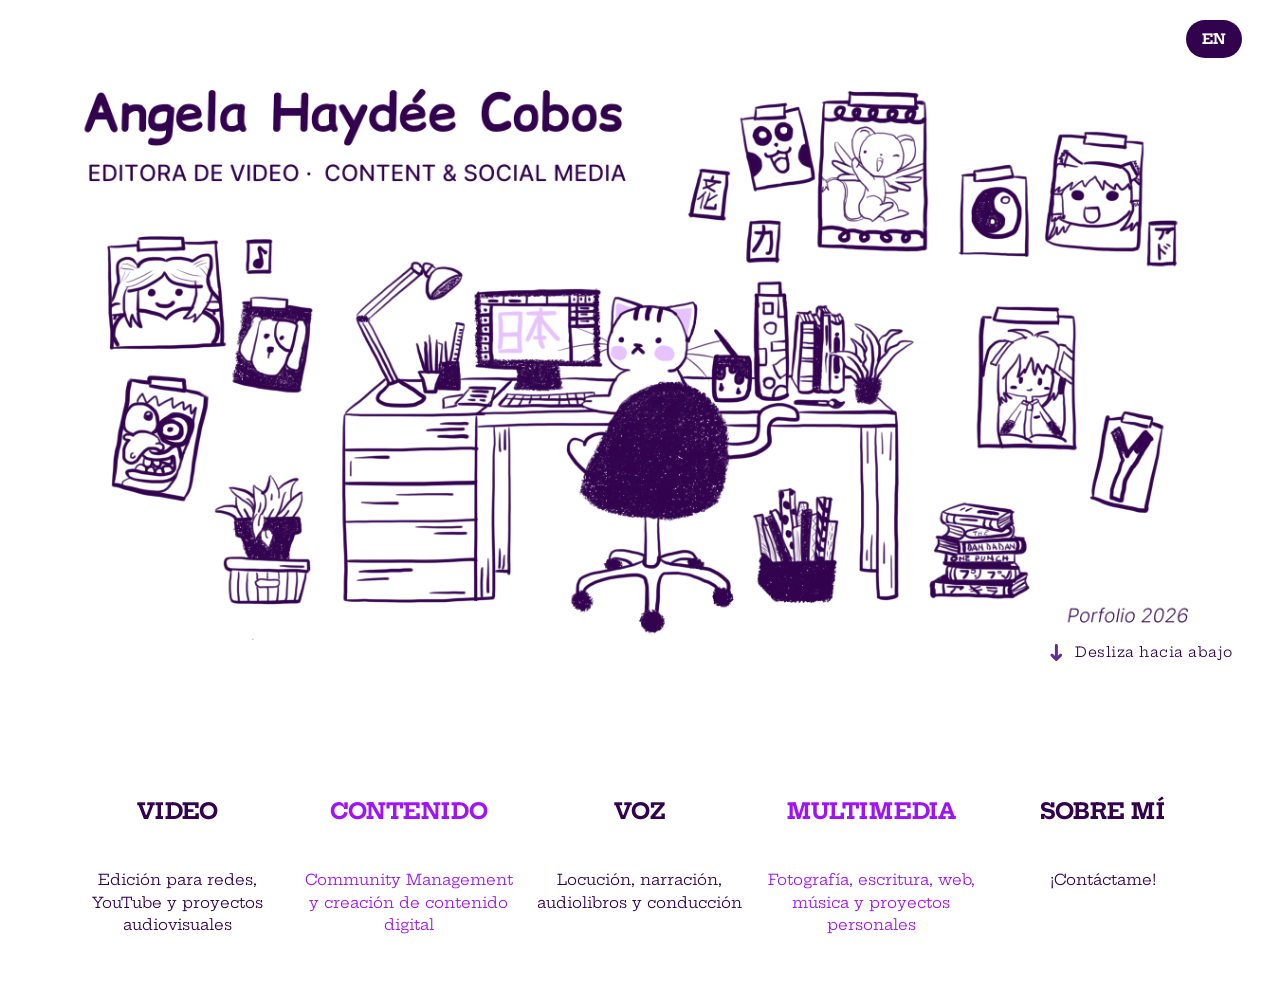
<file: index.html>
<!DOCTYPE html>
<html lang="es">

<head>
    <meta charset="UTF-8">
    <meta name="viewport" content="width=device-width, initial-scale=1.0">

    <!-- Fuente -->
    <link rel="preconnect" href="https://fonts.googleapis.com">
    <link rel="preconnect" href="https://fonts.gstatic.com" crossorigin>
    <link href="https://fonts.googleapis.com/css2?family=Hepta+Slab:wght@1..900&display=swap" rel="stylesheet">

    <!-- CSS -->
    <link rel="stylesheet" href="pages/style.css">

    <title>Portfolio</title>
</head>

<body>

    <!-- PORTADA -->
    <button class="lang-toggle lang-toggle-index" type="button">EN</button>

    <div class="portada-contenedor">
        <img src="image/porfolio.png" alt="Portada de mi portfolio" data-alt-en="Cover of my portfolio" class="portada">

        <div class="scroll-indicador">
        <img src="image/pagina-index-flecha.png" alt="">
        <span data-en="Scroll down">Desliza hacia abajo</span>
    </div>
    </div>

    <!-- CATEGORÍAS -->
        <section class="categorias">

            <div class="categorias-grid">
                <div class="categoria-item">
                    <a href="pages/videos.html" class="categoria letra-oscura">VIDEO</a>
                    <p class="categoria-desc letra-oscura" data-en="Editing for social media, YouTube and audiovisual projects">Edición para redes, YouTube y proyectos audiovisuales</p>
                </div>

                <div class="categoria-item">
                    <a href="pages/contenido.html" class="categoria letra-clara" data-en="CONTENT">CONTENIDO</a>
                    <p class="categoria-desc letra-clara" data-en="Community management and digital content creation">Community Management y creación de contenido digital</p>
                </div>

                <div class="categoria-item">
                    <a href="pages/voz.html" class="categoria letra-oscura" data-en="VOICE">VOZ</a>
                    <p class="categoria-desc letra-oscura" data-en="Voice-over, narration, audiobooks and hosting">Locución, narración, audiolibros y conducción</p>
                </div>

                <div class="categoria-item">
                    <a href="pages/multimedia.html" class="categoria letra-clara">MULTIMEDIA</a>
                    <p class="categoria-desc letra-clara" data-en="Photography, writing, web, music and personal projects">Fotografía, escritura, web, música y proyectos personales</p>
                </div>

                <div class="categoria-item">
                    <a href="pages/sobre-mi.html" class="categoria letra-oscura" data-en="ABOUT ME">SOBRE MÍ</a>
                    <p class="categoria-desc letra-oscura" data-en="Contact me!">¡Contáctame!</p>
                </div>
            
            </div>

        </section>

    <script src="pages/i18n.js"></script>
</body>

</html>
</file>
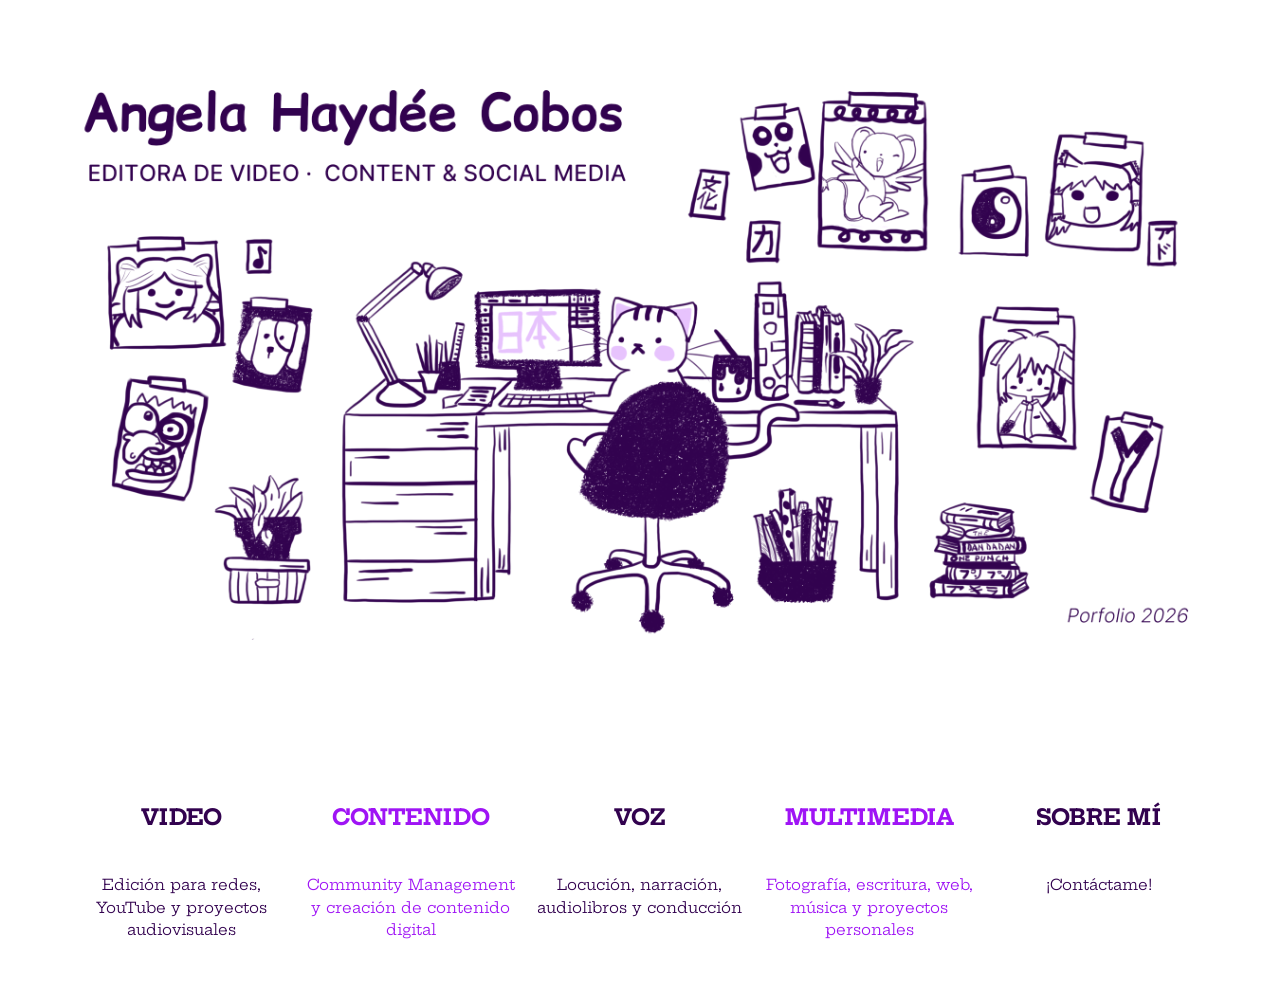
<file: pages/index.html>
<!DOCTYPE html>
<html lang="es">

<head>
    <meta charset="UTF-8">
    <meta name="viewport" content="width=device-width, initial-scale=1.0">

    <!-- Fuente -->
    <link rel="preconnect" href="https://fonts.googleapis.com">
    <link rel="preconnect" href="https://fonts.gstatic.com" crossorigin>
    <link href="https://fonts.googleapis.com/css2?family=Hepta+Slab:wght@1..900&display=swap" rel="stylesheet">

    <!-- CSS -->
    <link rel="stylesheet" href="style.css">

    <title>Portfolio</title>
</head>

<body>

    <!-- PORTADA -->
    <img src="../image/porfolio.png" alt="Portada de mi portfolio" class="portada">


    <!-- CATEGORÍAS -->
    <section class="categorias">

        <table>
            <tr>
                <td>
                    <a href="videos.html" class="categoria letra-oscura">
                        VIDEO
                    </a>
                </td>

                <td>
                    <a href="contenido.html" class="categoria letra-clara">
                        CONTENIDO
                    </a>
                </td>

                <td>
                    <a href="voz.html" class="categoria letra-oscura">
                        VOZ
                    </a>
                </td>

                <td>
                    <a href="multimedia.html" class="categoria letra-clara">
                        MULTIMEDIA
                    </a>
                </td>

                <td>
                    <a href="sobre-mi.html" class="categoria letra-oscura">
                        SOBRE MÍ
                    </a>
                </td>
            </tr>

            <tr>
                <td class="letra-oscura">Edición para redes, YouTube y proyectos audiovisuales</td>

                <td class="letra-clara">Community Management y creación de contenido digital</td>

                <td class="letra-oscura">Locución, narración, audiolibros y conducción</td>

                <td class="letra-clara">Fotografía, escritura, web, música y proyectos personales</td>

                <td class="letra-oscura">¡Contáctame!</td>
            </tr>
        </table>

    </section>

</body>

</html>
</file>
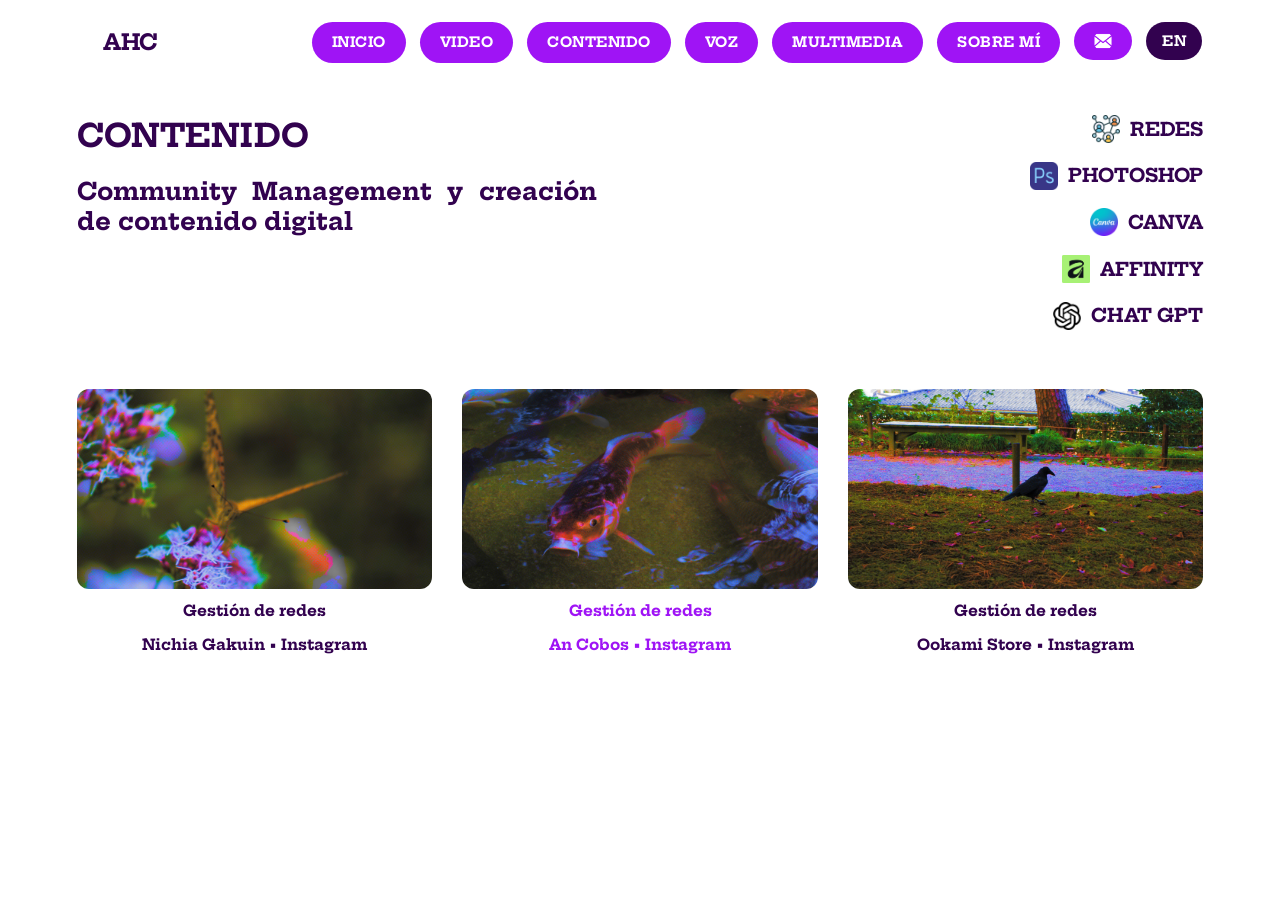
<file: pages/contenido.html>
<!DOCTYPE html>
<html lang="es">

<head>
    <meta charset="UTF-8">
    <meta name="viewport" content="width=device-width, initial-scale=1.0">

    <!-- Fuente -->
    <link rel="preconnect" href="https://fonts.googleapis.com">
    <link rel="preconnect" href="https://fonts.gstatic.com" crossorigin>
    <link href="https://fonts.googleapis.com/css2?family=Hepta+Slab:wght@1..900&display=swap" rel="stylesheet">

    <!-- CSS -->
    <link rel="stylesheet" href="style.css">

    <title>Contenido | AHC</title>
</head>

<body>

    <!-- BOTONES -->
    <header class="header">
        <table class="logo-menu">
            <tr>
                <td>
                    <a href="../index.html" class="boton-atras">AHC
                    </a>
                </td>
            </tr>
        </table>

        <table class="nav-menu">
            <tr>
                <td class="botones">
                    <a href="../index.html" data-en="HOME">
                        INICIO
                    </a>
                </td>

                <td class="botones">
                    <a href="videos.html">
                        VIDEO
                    </a>
                </td>

                <td class="botones">
                    <a href="contenido.html" data-en="CONTENT">CONTENIDO</a>
                </td>

                <td class="botones">
                    <a href="voz.html" data-en="VOICE">
                        VOZ
                    </a>
                </td>

                <td class="botones">
                    <a href="multimedia.html">
                        MULTIMEDIA
                    </a>
                </td>

                <td class="botones">
                    <a href="sobre-mi.html" data-en="ABOUT ME">
                        SOBRE MÍ
                    </a>
                </td>

                <td class="botones">
                    <a href="mailto:cobos.haydee@gmail.com">
                        <img src="../image/email.png" alt="email" data-alt-en="email" class="boton">
                    </a>
                </td>

                <td class="botones">
                    <button class="lang-toggle" type="button">EN</button>
                </td>

            </tr>
        </table>

    </header>

    <main>
        <div class="encabezado-pagina">
            <div class="titulo-pagina">
                <h1 data-en="CONTENT">CONTENIDO</h1>
                <h2 data-en="Community management and digital content creation">Community Management y creación de contenido digital</h2>
            </div>

            <div class="herramientas">
                <h3 class="texto-derecha"><img src="../image/pagina-contenido/pagina-contenido-redes.png" alt=""
                        class="icono"><span data-en="SOCIAL MEDIA">REDES</span></h3>
                <h3 class="texto-derecha"><img src="../image/pagina-contenido/pagina-contenido-photoshop.png" alt=""
                        class="icono">PHOTOSHOP</h3>
                <h3 class="texto-derecha"><img src="../image/pagina-contenido/pagina-contenido-canva.png" alt=""
                        class="icono">CANVA</h3>
                <h3 class="texto-derecha"><img src="../image/pagina-contenido/pagina-contenido-affinity.webp" alt=""
                        class="icono">AFFINITY</h3>
                <h3 class="texto-derecha"><img src="../image/pagina-contenido/pagina-contenido-chat-gpt.png" alt=""
                        class="icono">CHAT GPT</h3>
            </div>
        </div>

        <div class="galeria">
            <a href="https://www.instagram.com/coro.nichia.gakuin/" target="_blank" class="tarjeta">
                <img src="../image/pagina-contenido/pagina-contenido-1.webp" alt="Ver video en YouTube" data-alt-en="See video on YouTube">
                <span class="tarjeta-titulo letra-oscura">
                    <span data-en="Social media management">Gestión de redes</span>
                    <p>Nichia Gakuin • Instagram</p>
                </span>
            </a>

            <a href="https://www.instagram.com/ange.nyaa/" target="_blank" class="tarjeta">
                <img src="../image/pagina-contenido/pagina-contenido-2.webp" alt="Ver video en YouTube" data-alt-en="See video on YouTube">
                <span class="tarjeta-titulo letra-clara">
                    <span data-en="Social media management">Gestión de redes</span>
                    <p>An Cobos • Instagram</p>
                </span>
            </a>

            <a href="https://www.instagram.com/ookami.storee/" target="_blank" class="tarjeta">
                <img src="../image/pagina-contenido/pagina-contenido-3.webp" alt="Ver video en YouTube" data-alt-en="See video on YouTube">
                <span class="tarjeta-titulo letra-oscura">
                    <span data-en="Social media management">Gestión de redes</span>
                    <p>Ookami Store • Instagram</p>
                </span>
            </a>
        </div>
    </main>

    <script src="i18n.js"></script>
</body>
</file>
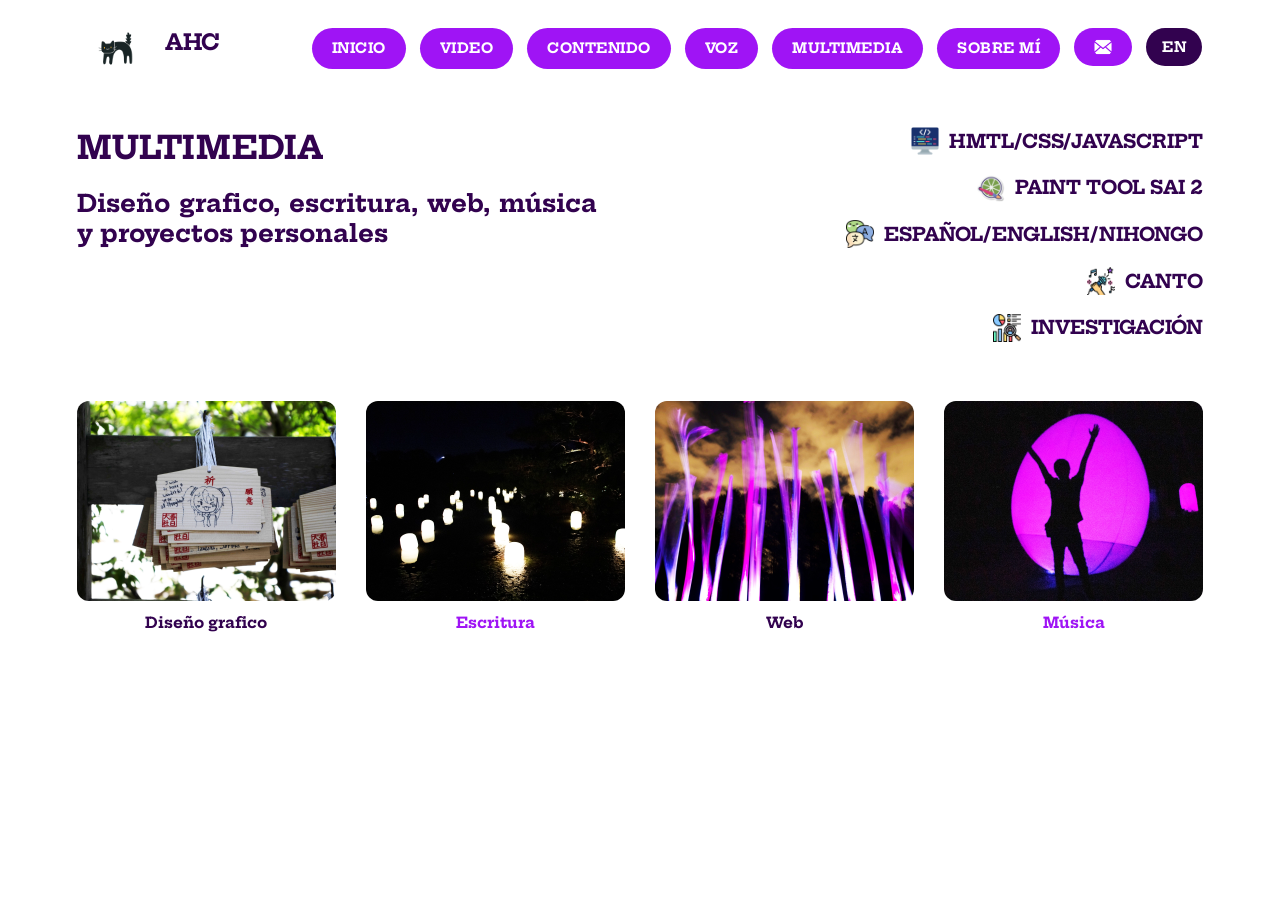
<file: pages/multimedia.html>
<!DOCTYPE html>
<html lang="es">

<head>
    <meta charset="UTF-8">
    <meta name="viewport" content="width=device-width, initial-scale=1.0">

    <!-- Fuente -->
    <link rel="preconnect" href="https://fonts.googleapis.com">
    <link rel="preconnect" href="https://fonts.gstatic.com" crossorigin>
    <link href="https://fonts.googleapis.com/css2?family=Hepta+Slab:wght@1..900&display=swap" rel="stylesheet">

    <!-- CSS -->
    <link rel="stylesheet" href="style.css">

    <title>Multimedia | AHC</title>
</head>

<body>

    <!-- BOTONES -->
    <header class="header">
        <table class="logo-menu">
            <tr>
                <td>
                    <img src="../image/black.png" alt="gato" class="gatito">
                </td>

                <td>
                    <a href="../index.html" class="boton-atras">AHC
                    </a>
                </td>
            </tr>
        </table>

        <table class="nav-menu">
            <tr>
                <td class="botones">
                    <a href="../index.html" data-en="HOME">
                        INICIO
                    </a>
                </td>

                <td class="botones">
                    <a href="videos.html">
                        VIDEO
                    </a>
                </td>

                <td class="botones">
                    <a href="contenido.html" data-en="CONTENT">CONTENIDO</a>
                </td>

                <td class="botones">
                    <a href="voz.html" data-en="VOICE">
                        VOZ
                    </a>
                </td>

                <td class="botones">
                    <a href="multimedia.html">
                        MULTIMEDIA
                    </a>
                </td>

                <td class="botones">
                    <a href="sobre-mi.html" data-en="ABOUT ME">
                        SOBRE MÍ
                    </a>
                </td>

                <td class="botones">
                    <a href="mailto:cobos.haydee@gmail.com">
                        <img src="../image/email.png" alt="email" data-alt-en="email" class="boton">
                    </a>
                </td>

                <td class="botones">
                    <button class="lang-toggle" type="button">EN</button>
                </td>

            </tr>
        </table>
    </header>

    <main>
        <div class="encabezado-pagina">
            <div class="titulo-pagina">
                <h1>MULTIMEDIA</h1>
                <h2 data-en="Graphic design, writing, web, music and personal projects">Diseño grafico, escritura, web, música y proyectos personales</h2>
            </div>

            <div class="herramientas">
                <h3 class="texto-derecha"><img src="../image/pagina%20multimedia/pagina-multimedia-programar.png" alt="" class="icono">HMTL/CSS/JAVASCRIPT</h3>
                <h3 class="texto-derecha"><img src="../image/pagina%20multimedia/pagina-multimedia-paint-tool-sai.png" alt="" class="icono">PAINT TOOL SAI 2</h3>
                <h3 class="texto-derecha"><img src="../image/pagina%20multimedia/pagina-multimedia-idiomas.png" alt="" class="icono"><span data-en="SPANISH/ENGLISH/NIHONGO">ESPAÑOL/ENGLISH/NIHONGO</span></h3>
                <h3 class="texto-derecha"><img src="../image/pagina%20multimedia/pagina-multimedia-canto.png" alt="" class="icono"><span data-en="SINGING">CANTO</span></h3>
                <h3 class="texto-derecha"><img src="../image/pagina%20multimedia/pagina-multimedia-investigacion.png" alt="" class="icono"><span data-en="RESEARCH">INVESTIGACIÓN</span></h3>
            </div>
        </div>

        <div class="galeria">
            <a href="https://www.instagram.com/coro.nichia.gakuin/" target="_blank" class="tarjeta">
                <img src="../image/pagina%20multimedia/pagina-multimedia-1.webp" alt="Ver video en YouTube" data-alt-en="See video on YouTube">
                <span class="tarjeta-titulo letra-oscura" data-en="Graphic design">Diseño grafico</span>
            </a>

            <a href="https://ancobos.neocities.org/elOtaku" target="_blank" class="tarjeta">
                <img src="../image/pagina%20multimedia/pagina-multimedia-2.webp" alt="Ver video en YouTube" data-alt-en="See video on YouTube">
                <span class="tarjeta-titulo letra-clara" data-en="Writing">Escritura</span>
            </a>

            <a href="https://ancobos.neocities.org/" target="_blank" class="tarjeta">
                <img src="../image/pagina%20multimedia/pagina-multimedia-3.webp" alt="Ver video en YouTube" data-alt-en="See video on YouTube">
                <span class="tarjeta-titulo letra-oscura">Web</span>
            </a>

            <a href="https://www.youtube.com/@Am107-87" target="_blank" class="tarjeta">
                <img src="../image/pagina%20multimedia/pagina-multimedia-4.webp" alt="Ver video en YouTube" data-alt-en="See video on YouTube">
                <span class="tarjeta-titulo letra-clara" data-en="Music">Música</span>
            </a>
        </div>
    </main>

    <script src="i18n.js"></script>
</body>
</file>
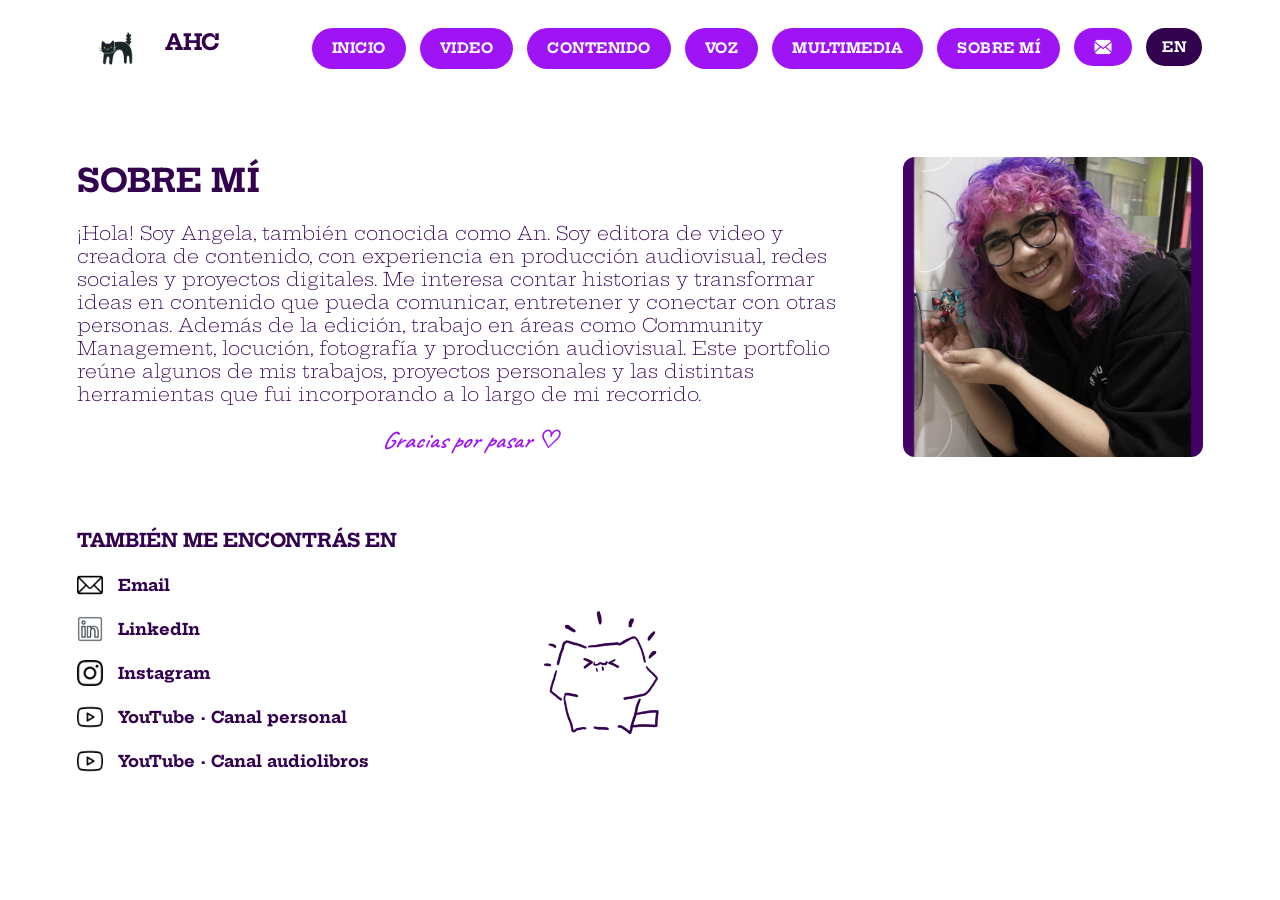
<file: pages/sobre-mi.html>
<!DOCTYPE html>
<html lang="es">

<head>
    <meta charset="UTF-8">
    <meta name="viewport" content="width=device-width, initial-scale=1.0">

    <!-- Fuente -->
    <link rel="preconnect" href="https://fonts.googleapis.com">
    <link rel="preconnect" href="https://fonts.gstatic.com" crossorigin>
    <link href="https://fonts.googleapis.com/css2?family=Hepta+Slab:wght@1..900&family=Caveat:wght@600&display=swap"
        rel="stylesheet">

    <!-- CSS -->
    <link rel="stylesheet" href="style.css">

    <title>Sobre mí | AHC</title>
</head>

<body>

    <!-- BOTONES -->
    <header class="header">
        <table class="logo-menu">
            <tr>
                <td>
                    <img src="../image/black.png" alt="gato" class="gatito">
                </td>

                <td>
                    <a href="../index.html" class="boton-atras">AHC
                    </a>
                </td>
            </tr>
        </table>

        <table class="nav-menu">
            <tr>
                <td class="botones">
                    <a href="../index.html" data-en="HOME">
                        INICIO
                    </a>
                </td>

                <td class="botones">
                    <a href="videos.html">
                        VIDEO
                    </a>
                </td>

                <td class="botones">
                    <a href="contenido.html" data-en="CONTENT">CONTENIDO</a>
                </td>

                <td class="botones">
                    <a href="voz.html" data-en="VOICE">
                        VOZ
                    </a>
                </td>

                <td class="botones">
                    <a href="multimedia.html">
                        MULTIMEDIA
                    </a>
                </td>

                <td class="botones">
                    <a href="sobre-mi.html" data-en="ABOUT ME">
                        SOBRE MÍ
                    </a>
                </td>

                <td class="botones">
                    <a href="mailto:cobos.haydee@gmail.com">
                        <img src="../image/email.png" alt="email" data-alt-en="email" class="boton">
                    </a>
                </td>

                <td class="botones">
                    <button class="lang-toggle" type="button">EN</button>
                </td>

            </tr>
        </table>
    </header>

    <main>
        <div class="intro-sobre-mi">
            <div class="texto-sobre-mi">
                <h1 data-en="ABOUT ME">SOBRE MÍ</h1>

                <h3 data-en="Hi! I'm Angela, also known as An. I'm a video editor and content creator, with experience in audiovisual production, social media and digital projects. I love telling stories and turning ideas into content that communicates, entertains and connects with other people. Besides editing, I also work in areas like community management, voice-over, photography and audiovisual production. This portfolio brings together some of my work, personal projects and the different tools I picked up along the way."> ¡Hola! Soy Angela, también conocida como An.

                    Soy editora de video y creadora de contenido, con experiencia en producción audiovisual, redes
                    sociales y
                    proyectos
                    digitales.

                    Me interesa contar historias y transformar ideas en contenido que pueda comunicar, entretener y
                    conectar con
                    otras
                    personas. Además de la edición, trabajo en áreas como Community Management, locución, fotografía y
                    producción
                    audiovisual.

                    Este portfolio reúne algunos de mis trabajos, proyectos personales y las distintas herramientas que
                    fui
                    incorporando a
                    lo largo de mi recorrido.
                </h3>

                <h2 class="firma" data-en="Thanks for stopping by ♡">Gracias por pasar ♡</h2>
            </div>

            <img src="../image/pagina-sobre-mi/mi-foto.webp" alt="Foto de perfil" data-alt-en="Profile photo" class="foto-perfil">
        </div>

        <div class="contacto-fila">
            <div>
                <h3 data-en="YOU CAN ALSO FIND ME ON">TAMBIÉN ME ENCONTRÁS EN</h3>

                <div class="contacto">
                    <a href="mailto:cobos.haydee@gmail.com" class="contacto-item">
                        <img src="../image/pagina-sobre-mi/email(1).png" alt="Email">
                        <span>Email</span>
                    </a>

                    <a href="https://www.linkedin.com/in/angela-hayd%C3%A9e-cobos-7194612a6/" target="_blank"
                        class="contacto-item">
                        <img src="../image/pagina-sobre-mi/social.png" alt="LinkedIn">
                        <span>LinkedIn</span>
                    </a>

                    <a href="https://www.instagram.com/ange.nyaa/" target="_blank" class="contacto-item">
                        <img src="../image/pagina-sobre-mi/instagram.png" alt="Instagram">
                        <span>Instagram</span>
                    </a>

                    <a href="https://www.youtube.com/watch?v=Oe1D8sLLAyA" target="_blank" class="contacto-item">
                        <img src="../image/pagina-sobre-mi/youtube.png" alt="YouTube">
                        <span data-en="YouTube · Personal channel">YouTube · Canal personal</span>
                    </a>

                    <a href="https://www.youtube.com/watch?v=Oe1D8sLLAyA" target="_blank" class="contacto-item">
                        <img src="../image/pagina-sobre-mi/youtube.png" alt="YouTube">
                        <span data-en="YouTube · Audiobooks channel">YouTube · Canal audiolibros</span>
                    </a>
                </div>
            </div>

            <img src="../image/pagina-sobre-mi/gatito-sobre-mi.png" alt="Gatito" data-alt-en="Cat" class="foto-perfil">
        </div>
    </main>

    <script src="i18n.js"></script>
</body>
</file>
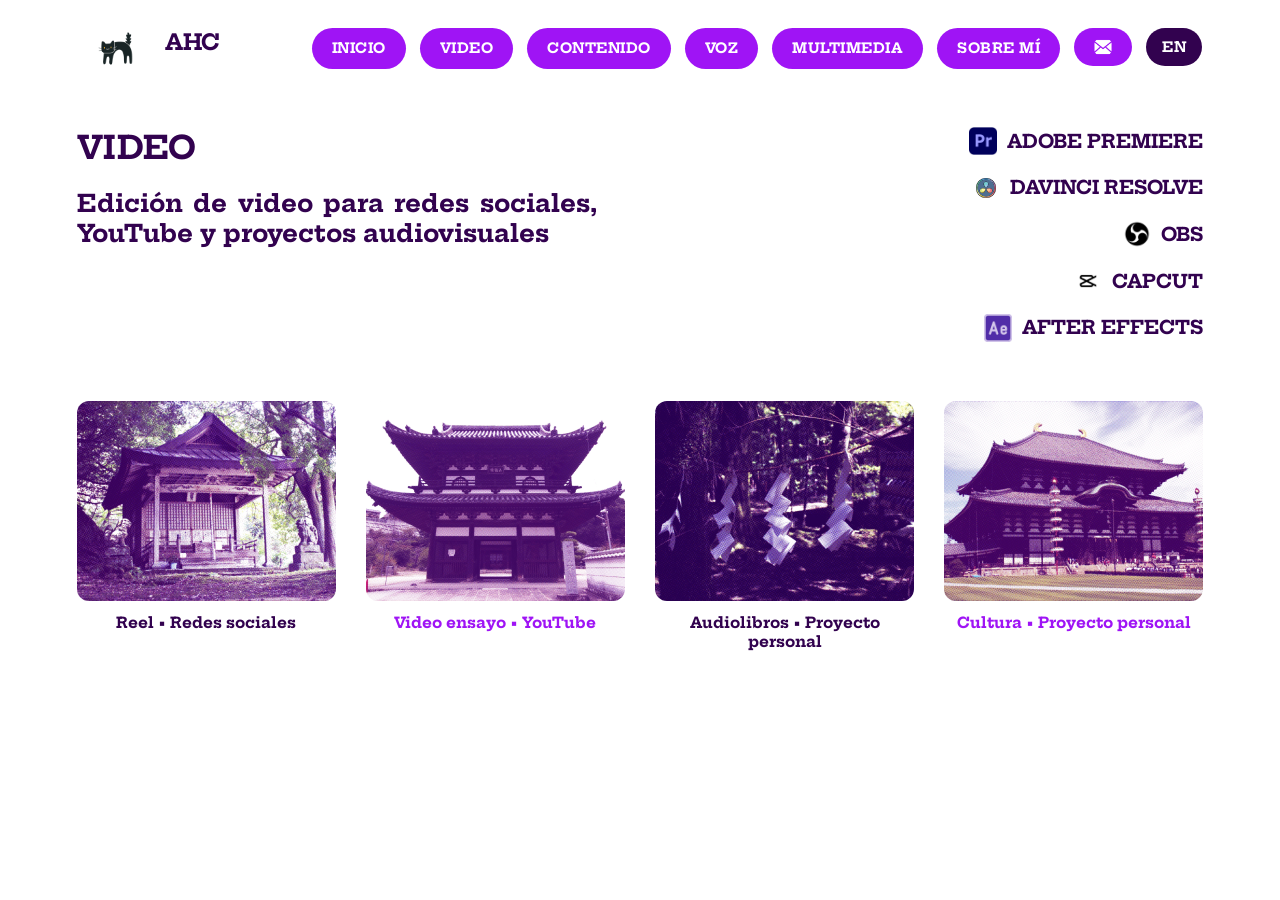
<file: pages/videos.html>
<!DOCTYPE html>

<html lang="es">

<head>
    <meta charset="UTF-8">
    <meta name="viewport" content="width=device-width, initial-scale=1.0">

    <!-- Fuente -->
    <link rel="preconnect" href="https://fonts.googleapis.com">
    <link rel="preconnect" href="https://fonts.gstatic.com" crossorigin>
    <link href="https://fonts.googleapis.com/css2?family=Hepta+Slab:wght@1..900&display=swap" rel="stylesheet">

    <!-- CSS -->
    <link rel="stylesheet" href="style.css">

    <title>Video | AHC</title>
</head>

<body>

    <!-- BOTÓN / LOGO -->
    <header class="header">
        <table class="logo-menu">
            <tr>
                <td>
                    <img src="../image/black.png" alt="Gato" class="gatito">
                </td>

                <td>
                    <a href="../index.html" class="boton-atras">AHC</a>
                </td>
            </tr>
        </table>

        <!-- NAVEGACIÓN -->
        <table class="nav-menu">
            <tr>
                <td class="botones">
                    <a href="../index.html" data-en="HOME">INICIO</a>
                </td>

                <td class="botones">
                    <a href="videos.html">VIDEO</a>
                </td>

                <td class="botones">
                    <a href="contenido.html" data-en="CONTENT">CONTENIDO</a>
                </td>

                <td class="botones">
                    <a href="voz.html" data-en="VOICE">VOZ</a>
                </td>

                <td class="botones">
                    <a href="multimedia.html">MULTIMEDIA</a>
                </td>

                <td class="botones">
                    <a href="sobre-mi.html" data-en="ABOUT ME">SOBRE MÍ</a>
                </td>

                <td class="botones">
                    <a href="mailto:cobos.haydee@gmail.com">
                        <img src="../image/email.png" alt="Enviar un email" data-alt-en="Send an email" class="boton">
                    </a>
                </td>

                <td class="botones">
                    <button class="lang-toggle" type="button">EN</button>
                </td>
            </tr>
        </table>
    </header>

    <!-- CONTENIDO -->
    <main>

        <div class="encabezado-pagina">
            <div class="titulo-pagina">
                <h1>VIDEO</h1>
                <h2 data-en="Video editing for social media, YouTube and audiovisual projects">
                    Edición de video para redes sociales, YouTube y proyectos audiovisuales
                </h2>
            </div>

            <div class="herramientas">
                <h3 class="texto-derecha"><img src="../image/pagina-video/pagina-video-premiere-pro.png" alt=""
                        class="icono">ADOBE PREMIERE</h3>
                <h3 class="texto-derecha"><img src="../image/pagina-video/pagina-video-davinci-resolve.png" alt=""
                        class="icono">DAVINCI RESOLVE</h3>
                <h3 class="texto-derecha"><img src="../image/pagina-video/pagina-video-obs-studio.png" alt=""
                        class="icono">OBS</h3>
                <h3 class="texto-derecha"><img src="../image/pagina-video/pagina-video-capcut.png" alt=""
                        class="icono">CAPCUT</h3>
                <h3 class="texto-derecha"><img src="../image/pagina-video/pagina-video-after-effects.png" alt=""
                        class="icono">AFTER EFFECTS</h3>
            </div>
        </div>

        <!-- PORTFOLIO DE VIDEOS -->
        <div class="galeria">
            <a href="https://www.instagram.com/p/DbB9ohtBFIv/" target="_blank" rel="noopener noreferrer"
                class="tarjeta">
                <img src="../image/pagina-video/pagina-video-1.webp" alt="Ver reel en Instagram" data-alt-en="See reel on Instagram">
                <span class="tarjeta-titulo letra-oscura" data-en="Reel • Social media">Reel • Redes sociales</span>
            </a>

            <a href="https://www.youtube.com/watch?v=Oe1D8sLLAyA" target="_blank" rel="noopener noreferrer"
                class="tarjeta">
                <img src="../image/pagina-video/pagina-video-2.webp" alt="Ver video ensayo en YouTube" data-alt-en="See video essay on YouTube">
                <span class="tarjeta-titulo letra-clara" data-en="Video essay • YouTube">Video ensayo • YouTube</span>
            </a>

            <a href="https://www.youtube.com/@paraparalat" target="_blank" rel="noopener noreferrer" class="tarjeta">
                <img src="../image/pagina-video/pagina-video-3.webp" alt="Ver audiolibro en YouTube" data-alt-en="See audiobook on YouTube">
                <span class="tarjeta-titulo letra-oscura" data-en="Audiobooks • Personal project">Audiolibros • Proyecto personal</span>
            </a>

            <a href="https://www.youtube.com/watch?v=U01xPXT29H0" target="_blank" rel="noopener noreferrer"
                class="tarjeta">
                <img src="../image/pagina-video/pagina-video-4.webp" alt="Ver video sobre cultura en YouTube" data-alt-en="See video about culture on YouTube">
                <span class="tarjeta-titulo letra-clara" data-en="Culture • Personal project">Cultura • Proyecto personal</span>
            </a>
        </div>

    </main>

    <script src="i18n.js"></script>
</body>

</html>
</file>
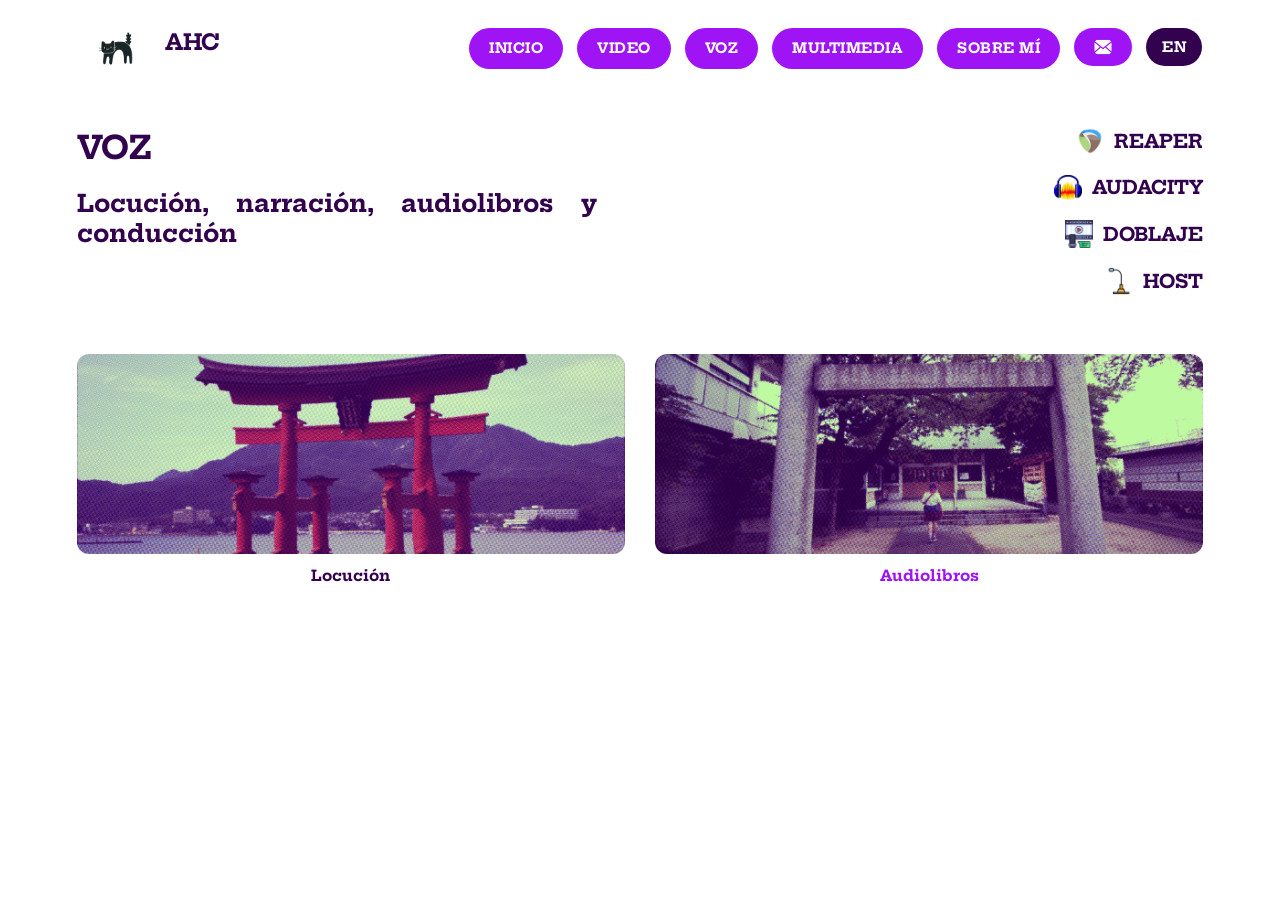
<file: pages/voz.html>
<!DOCTYPE html>
<html lang="es">

<head>
    <meta charset="UTF-8">
    <meta name="viewport" content="width=device-width, initial-scale=1.0">

    <!-- Fuente -->
    <link rel="preconnect" href="https://fonts.googleapis.com">
    <link rel="preconnect" href="https://fonts.gstatic.com" crossorigin>
    <link href="https://fonts.googleapis.com/css2?family=Hepta+Slab:wght@1..900&display=swap" rel="stylesheet">

    <!-- CSS -->
    <link rel="stylesheet" href="style.css">

    <title>Voz | AHC</title>
</head>

<body>

    <!-- BOTONES -->
    <header class="header">
        <table class="logo-menu">
            <tr>
                <td>
                    <img src="../image/black.png" alt="gato" class="gatito">
                </td>

                <td>
                    <a href="../index.html" class="boton-atras">AHC
                    </a>
                </td>
            </tr>
        </table>

        <table class="nav-menu">
            <tr>
                <td class="botones">
                    <a href="../index.html" data-en="HOME">
                        INICIO
                    </a>
                </td>

                <td class="botones">
                    <a href="videos.html">
                        VIDEO
                    </a>
                </td>

                <td class="botones">
                    <a href="voz.html" data-en="VOICE">
                        VOZ
                    </a>
                </td>

                <td class="botones">
                    <a href="multimedia.html">
                        MULTIMEDIA
                    </a>
                </td>

                <td class="botones">
                    <a href="sobre-mi.html" data-en="ABOUT ME">
                        SOBRE MÍ
                    </a>
                </td>

                <td class="botones">
                    <a href="mailto:cobos.haydee@gmail.com">
                        <img src="../image/email.png" alt="email" data-alt-en="email" class="boton">
                    </a>
                </td>

                <td class="botones">
                    <button class="lang-toggle" type="button">EN</button>
                </td>

            </tr>
        </table>
    </header>

    <main>
        <div class="encabezado-pagina">
            <div class="titulo-pagina">
                <h1 data-en="VOICE">VOZ</h1>
                <h2 data-en="Voice-over, narration, audiobooks and hosting">Locución, narración, audiolibros y conducción</h2>
            </div>

            <div class="herramientas">
                <h3 class="texto-derecha"><img src="../image/pagina-voz/pagina-voz-reaper.png" alt="" class="icono">REAPER</h3>
                <h3 class="texto-derecha"><img src="../image/pagina-voz/pagina-voz-audacity.png" alt="" class="icono">AUDACITY</h3>
                <h3 class="texto-derecha"><img src="../image/pagina-voz/pagina-voz-doblaje.png" alt="" class="icono"><span data-en="DUBBING">DOBLAJE</span></h3>
                <h3 class="texto-derecha"><img src="../image/pagina-voz/pagina-voz-host.png" alt="" class="icono"><span data-en="HOSTING">HOST</span></h3>
            </div>
        </div>

        <div class="galeria">
            <a href="https://www.youtube.com/watch?v=jqghiZxkF3g" target="_blank" class="tarjeta">
                <img src="../image/pagina-voz/pagina-voz-1.webp" alt="Ver video en YouTube" data-alt-en="See video on YouTube">
                <span class="tarjeta-titulo letra-oscura" data-en="Voice-over">Locución</span>
            </a>

            <a href="https://www.youtube.com/watch?v=E7GoY6OgmGk&t=1s" target="_blank" class="tarjeta">
                <img src="../image/pagina-voz/pagina-voz-2.webp" alt="Ver video en YouTube" data-alt-en="See video on YouTube">
                <span class="tarjeta-titulo letra-clara" data-en="Audiobooks">Audiolibros</span>
            </a>
        </div>
    </main>

    <script src="i18n.js"></script>
</body>
</file>
<file: pages/style.css>
/* =========================
   VARIABLES
========================= */

:root {
    --color-oscuro: #32024F;
    --color-claro: #9f14f5;
    --transition: 0.2s;
}


/* =========================
   CONFIGURACIÓN GENERAL
========================= */

* {
    font-family: "Hepta Slab", serif;
}

html,
body {
    margin: 0;
    padding: 0;
    overflow-x: hidden;
}

body {
    color: var(--color-oscuro);
}

table {
    width: 100%;
    border-spacing: 5px;
    table-layout: fixed;
}

main {
    display: block;
    padding: 40px 6% 0;
    box-sizing: border-box;
}

td {
    vertical-align: top;
    line-height: 1.5;
    font-size: 15px;
}

.letra-oscura {
    color: var(--color-oscuro);
}

.letra-clara {
    color: var(--color-claro);
}


/* =========================
   PORTADA (INDEX)
========================= */

.portada {
    width: 100%;
    max-width: 100%;
    height: auto;
    display: block;
}

.portada-contenedor {
    position: relative;
}

.scroll-indicador {
    position: absolute;
    right: 3.7%;
    bottom: 7%;
    display: flex;
    align-items: center;
    gap: 10px;
    font-size: clamp(10px, 1.1vw, 14px);
    letter-spacing: 0.5px;
}

.scroll-indicador img {
    width: 1.2em;
    height: 1.2em;
    transform: rotate(90deg);
}

.categorias {
    width: 90%;
    max-width: 1200px;
    margin: 50px auto;
    text-align: center;
}

.categoria {
    min-height: 100px;

    display: flex;
    align-items: center;
    justify-content: center;
    text-align: justify;

    text-decoration: none;

    font-size: 22px;
    font-weight: bold;

    transition: var(--transition);
}

.categoria:hover {
    transform: translateY(-5px);
}

.categorias-grid {
    display: grid;
    grid-template-columns: repeat(5, 1fr);
    gap: 5px;
}

.categoria-item {
    min-width: 0;
}

.categoria-desc {
    margin: 8px 0 0;
    padding: 0 5px;
    font-size: 15px;
    line-height: 1.5;
}


/* =========================
   ENCABEZADO (GATITO + AHC + NAV)
========================= */

.header {
    display: flex;
    align-items: center;
    justify-content: space-between;
    flex-wrap: wrap;
    padding: 0 6%;
    box-sizing: border-box;
}

.logo-menu {
    width: auto;
    table-layout: auto;
    border-spacing: 15px 5px;
    margin: 20px 0 10px 0;
}

.gatito {
    height: 45px;
    width: auto;
    display: block;
    margin: 0;
}

.gatito-derecha {
    margin: 20px 0 10px 10px;
}

.boton-atras {
    display: inline-block;
    padding-left: 10px;
    font-size: 22px;
    font-weight: bold;
    color: var(--color-oscuro);
    text-decoration: none;
    transition: var(--transition);
}

.boton-atras:hover {
    color: var(--color-claro);
}


/* =========================
   BOTONES DE NAVEGACIÓN
========================= */

.nav-menu,
.nav-menu tbody,
.nav-menu tr {
    display: flex;
    flex-wrap: wrap;
    justify-content: flex-end;
    gap: 8px 12px;
}

.nav-menu {
    width: auto;
    margin: 20px 0 10px auto;
}

.botones a {
    display: inline-flex;
    align-items: center;
    justify-content: center;
    padding: 10px 20px;
    background-color: var(--color-claro);
    color: #ffffff;
    text-decoration: none;
    border-radius: 30px;
    font-weight: bold;
    font-size: 14px;
    letter-spacing: 0.5px;
    white-space: nowrap;
    transition: var(--transition);
}

.botones a:hover {
    background-color: var(--color-oscuro);
    transform: translateY(-3px);
}

.botones img.boton {
    height: 18px;
    width: 18px;
    filter: brightness(0) invert(1);
}


/* =========================
   GALERÍA DE CADA PÁGINA
========================= */

.galeria {
    display: grid;
    grid-template-columns: repeat(auto-fit, minmax(220px, 1fr));
    gap: 30px;
    margin: 40px 0;
}

.tarjeta {
    display: block;
    text-decoration: none;
    transition: var(--transition);
}

.tarjeta:hover {
    transform: translateY(-5px);
}

.tarjeta img {
    display: block;
    width: 100%;
    height: 200px;
    object-fit: cover;
    border-radius: 12px;
    transition: var(--transition);
}

.tarjeta:hover img {
    opacity: 0.85;
}

.tarjeta-titulo {
    display: block;
    margin-top: 12px;
    font-weight: bold;
    font-size: 15px;
    text-align: center;
}


/* =========================
   SOBRE MÍ (INTRO)
========================= */

.intro-sobre-mi {
    display: flex;
    align-items: center;
    justify-content: space-between;
    gap: 40px;
    flex-wrap: wrap;
}

.texto-sobre-mi {
    flex: 1;
    min-width: 280px;
}

.texto-sobre-mi h2:not(.firma),
.texto-sobre-mi h3 {
    font-weight: 300;
}

.foto-perfil {
    display: block;
    flex-shrink: 0;
    width: 300px;
    height: 300px;
    object-fit: cover;
    border-radius: 12px;
    margin: 30px 0;
}

.contacto-fila {
    display: flex;
    align-items: center;
    gap: 60px;
    flex-wrap: wrap;
}

.contacto {
    display: flex;
    flex-direction: column;
    gap: 18px;
    max-width: 400px;
    margin: 20px 0 50px;
}

.contacto-item {
    display: flex;
    align-items: center;
    gap: 15px;
    color: var(--color-oscuro);
    text-decoration: none;
    font-weight: bold;
    font-size: 16px;
    transition: var(--transition);
}

.contacto-item img {
    width: 26px;
    height: 26px;
    object-fit: contain;
}

.contacto-item:hover {
    color: var(--color-claro);
    transform: translateX(8px);
}


/* =========================
   UTILIDADES
========================= */

.encabezado-pagina {
    display: flex;
    align-items: flex-start;
    justify-content: space-between;
    gap: 40px;
    flex-wrap: wrap;
}

.titulo-pagina {
    flex: 1;
    min-width: 280px;
    max-width: 520px;
}

.titulo-pagina h2 {
    text-align: justify;
}

.titulo-pagina h1,
.herramientas h3:first-child {
    margin-top: 0;
}

.texto-derecha {
    display: flex;
    align-items: center;
    justify-content: flex-end;
    gap: 10px;
}

.icono {
    width: 28px;
    height: 28px;
    object-fit: contain;
}

.firma {
    font-family: "Caveat", cursive;
    font-weight: 600;
    font-style: italic;
    text-align: center;
    color: var(--color-claro);
}


/* =========================
   RESPONSIVE
========================= */

@media (max-width: 900px) {
    .categorias-grid {
        grid-template-columns: repeat(2, 1fr);
        gap: 30px 10px;
    }
}

@media (max-width: 768px) {
    .header {
        justify-content: space-between;
    }

    .logo-menu {
        order: 0;
    }

    .gatito-derecha {
        order: 1;
        margin-left: 0;
    }

    .nav-menu {
        order: 2;
        width: 100%;
        margin: 5px 0 10px;
    }

    .nav-menu,
    .nav-menu tbody,
    .nav-menu tr {
        justify-content: center;
    }

    .botones a {
        padding: 8px 14px;
        font-size: 13px;
    }
}

@media (max-width: 480px) {
    .scroll-indicador {
        bottom: 2%;
    }

    .categorias {
        width: 88%;
        margin: 30px auto;
    }

    .categorias-grid {
        grid-template-columns: 1fr;
    }

    .categoria {
        min-height: 60px;
    }
}

/* RESPONSIVE: PAGINAS INTERNAS */

@media (max-width: 768px) {
    .encabezado-pagina {
        gap: 10px;
    }

    .titulo-pagina {
        flex-basis: 100%;
        min-width: 0;
        max-width: none;
    }

    .titulo-pagina h2 {
        text-align: left;
    }

    .herramientas {
        display: flex;
        flex-wrap: wrap;
        gap: 4px 24px;
        width: 100%;
    }

    .herramientas h3 {
        margin: 6px 0;
    }

    .texto-derecha {
        justify-content: flex-start;
    }

    .intro-sobre-mi {
        gap: 10px;
    }

    .texto-sobre-mi {
        flex-basis: 100%;
        min-width: 0;
    }

    .foto-perfil {
        height: auto;
        max-width: 100%;
        aspect-ratio: 1 / 1;
        margin: 20px auto;
    }

    .contacto-fila {
        justify-content: center;
        gap: 10px;
    }

    .galeria {
        gap: 25px;
        margin: 25px 0 40px;
    }
}

@media (max-width: 480px) {
    .tarjeta img {
        height: 180px;
    }
}

@media (max-width: 480px) {
    .herramientas h3 {
        font-size: 1rem;
    }
}

@media (max-width: 768px) {
    .texto-derecha {
        min-width: 0;
        max-width: 100%;
        overflow-wrap: anywhere;
    }
}

/* =========================
   SELECTOR DE IDIOMA
========================= */

.lang-toggle {
    display: inline-flex;
    align-items: center;
    justify-content: center;
    padding: 10px 16px;
    background-color: var(--color-oscuro);
    color: #ffffff;
    border: none;
    border-radius: 30px;
    font-family: inherit;
    font-weight: bold;
    font-size: 14px;
    letter-spacing: 0.5px;
    cursor: pointer;
    transition: var(--transition);
}

.lang-toggle:hover {
    background-color: var(--color-claro);
    transform: translateY(-3px);
}

.lang-toggle-index {
    position: absolute;
    top: 20px;
    right: 3%;
    z-index: 2;
}
</file>
